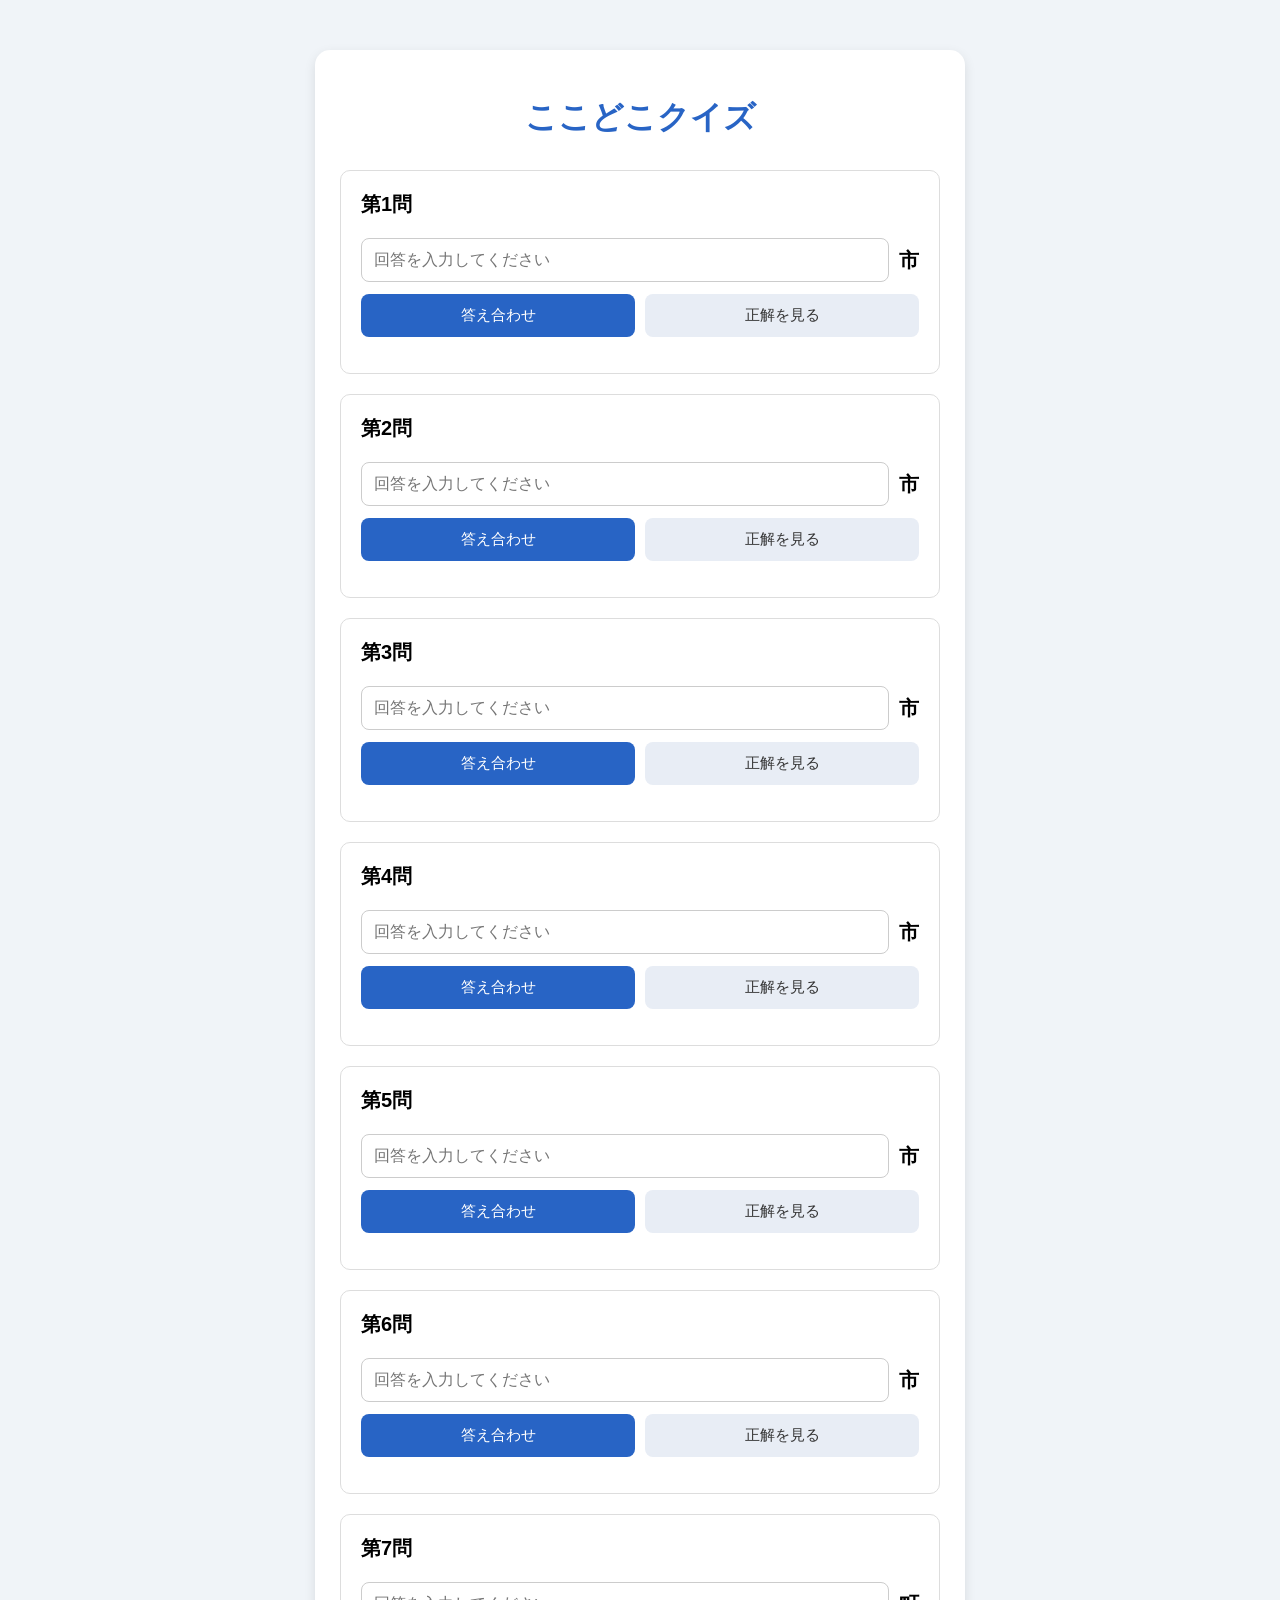
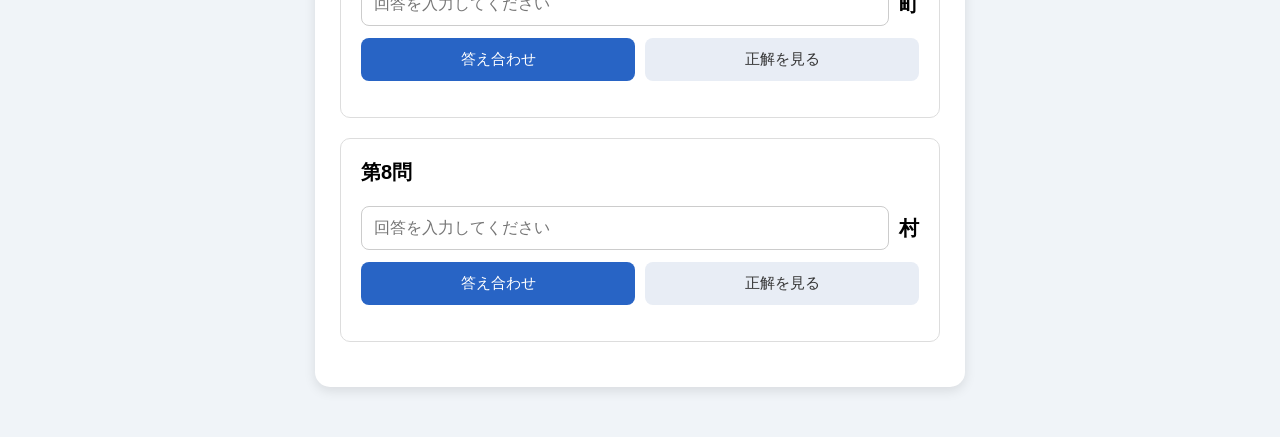
<file: kokodoko/index.html>
<!doctype html>
<html lang="ja">
  <head>
    <meta charset="UTF-8" />
    <meta name="viewport" content="width=device-width, initial-scale=1.0" />
    <title>ここどこクイズ</title>
    <link rel="stylesheet" href="../style.css" />
    <link rel="stylesheet" href="./kokodoko-quiz.css" />
    <script src="./kokodoko-quiz.js" defer></script>
  </head>
  <body>
    <main class="page-container">
      <h1>ここどこクイズ</h1>
      <!-- 問題を表示する場所 -->
      <div id="quiz-list"></div>
    </main>
  </body>
</html>
</file>
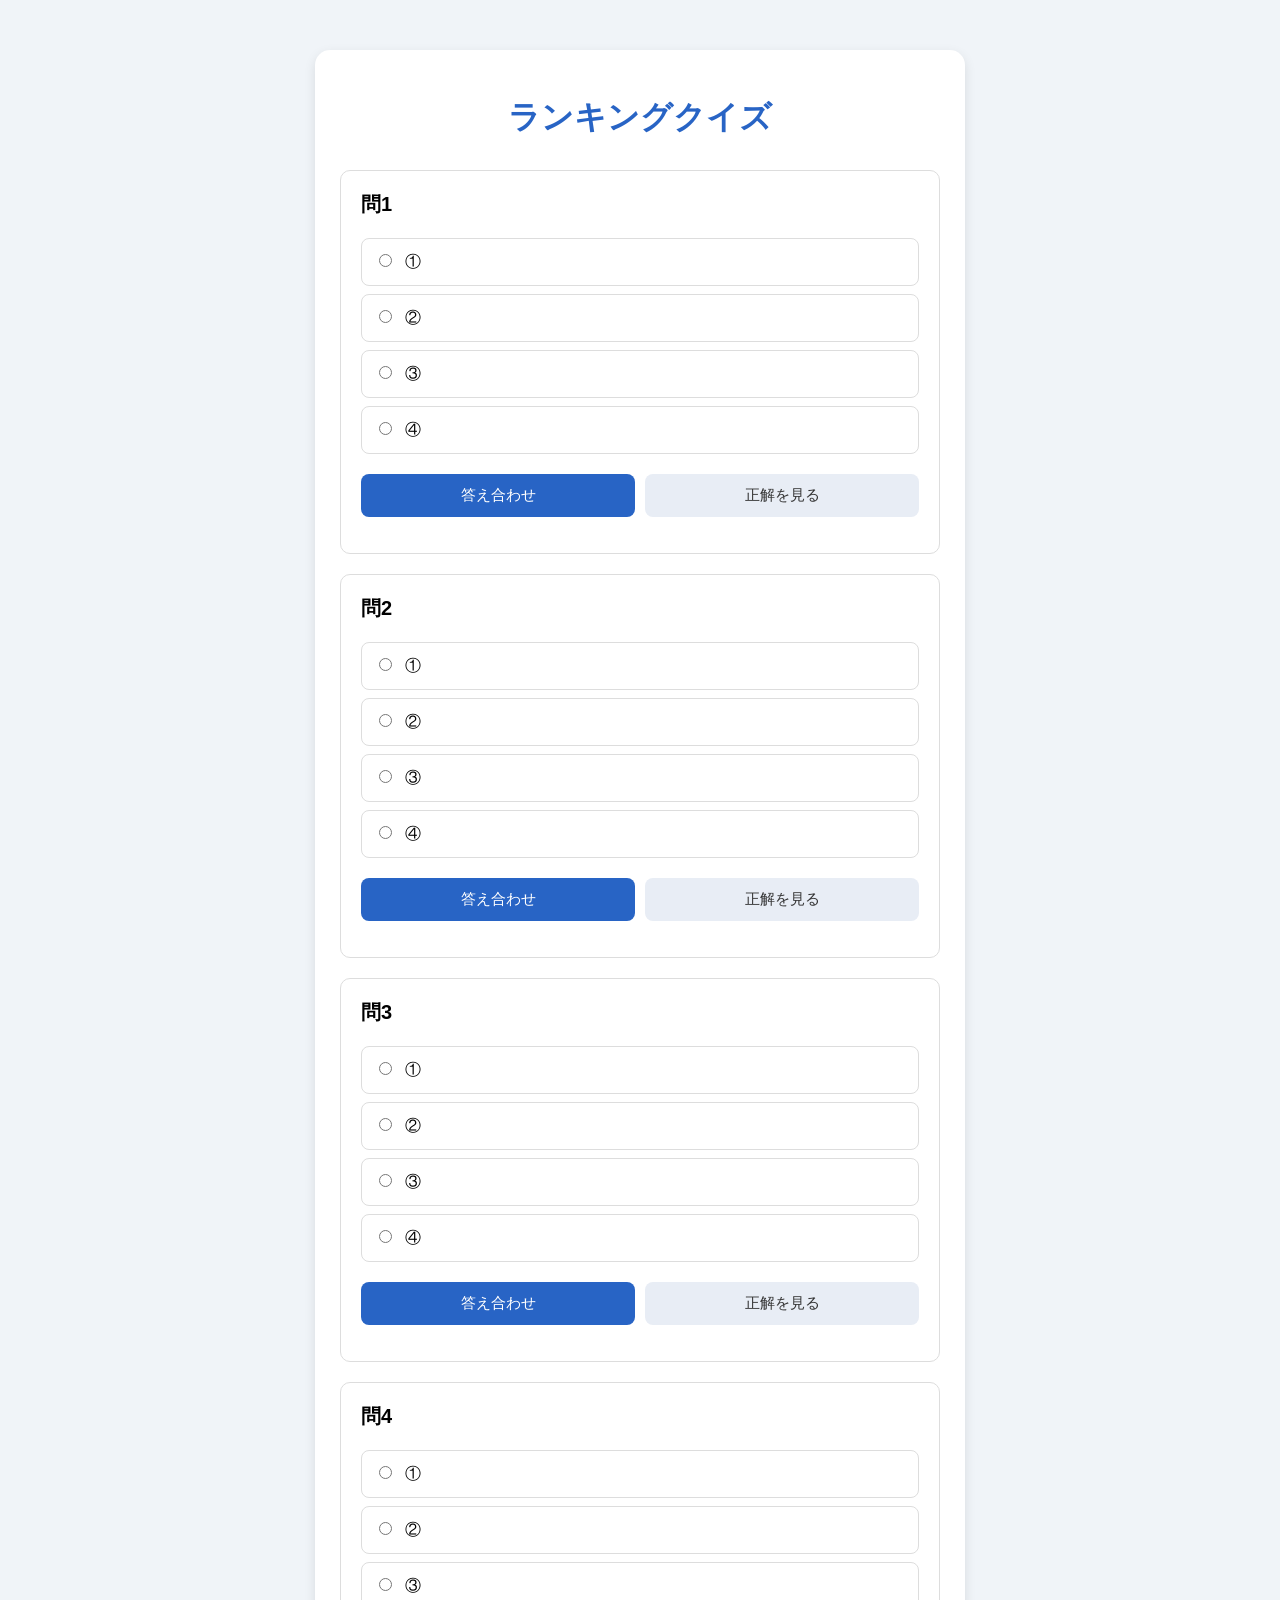
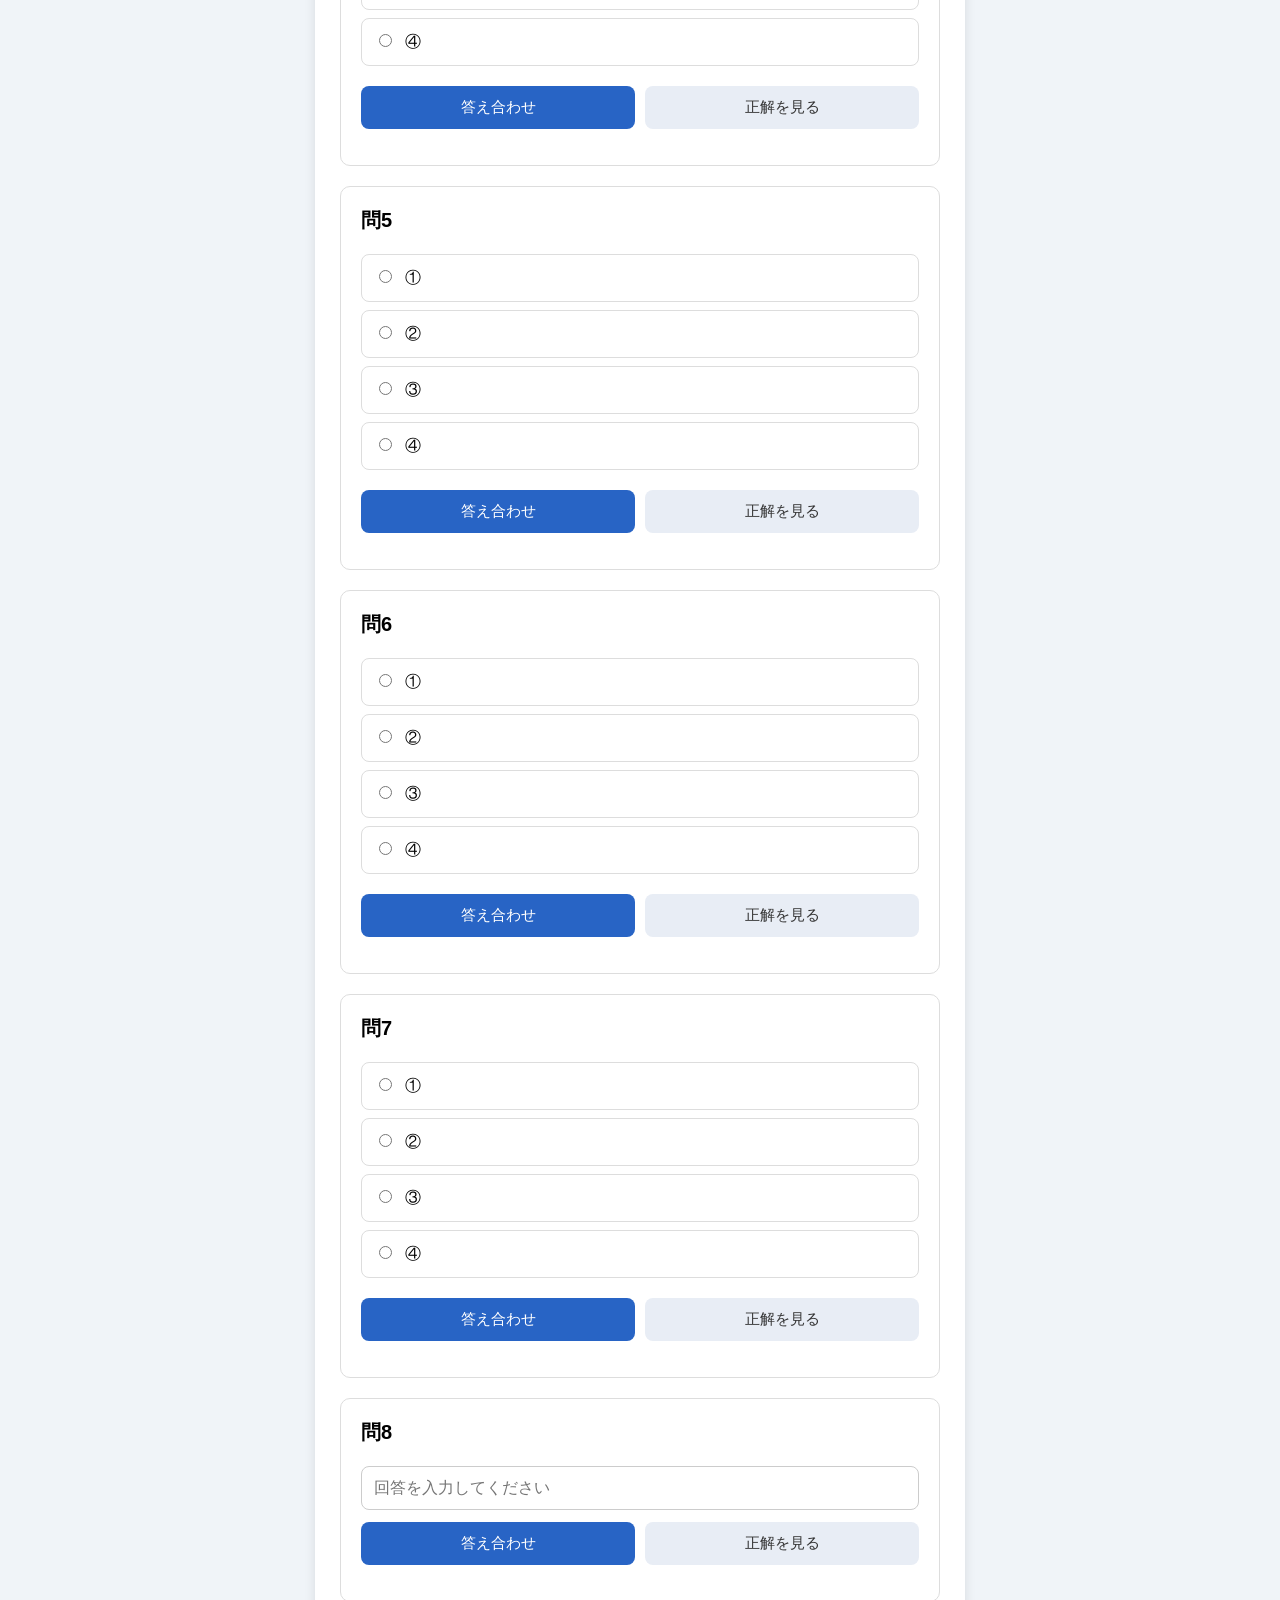
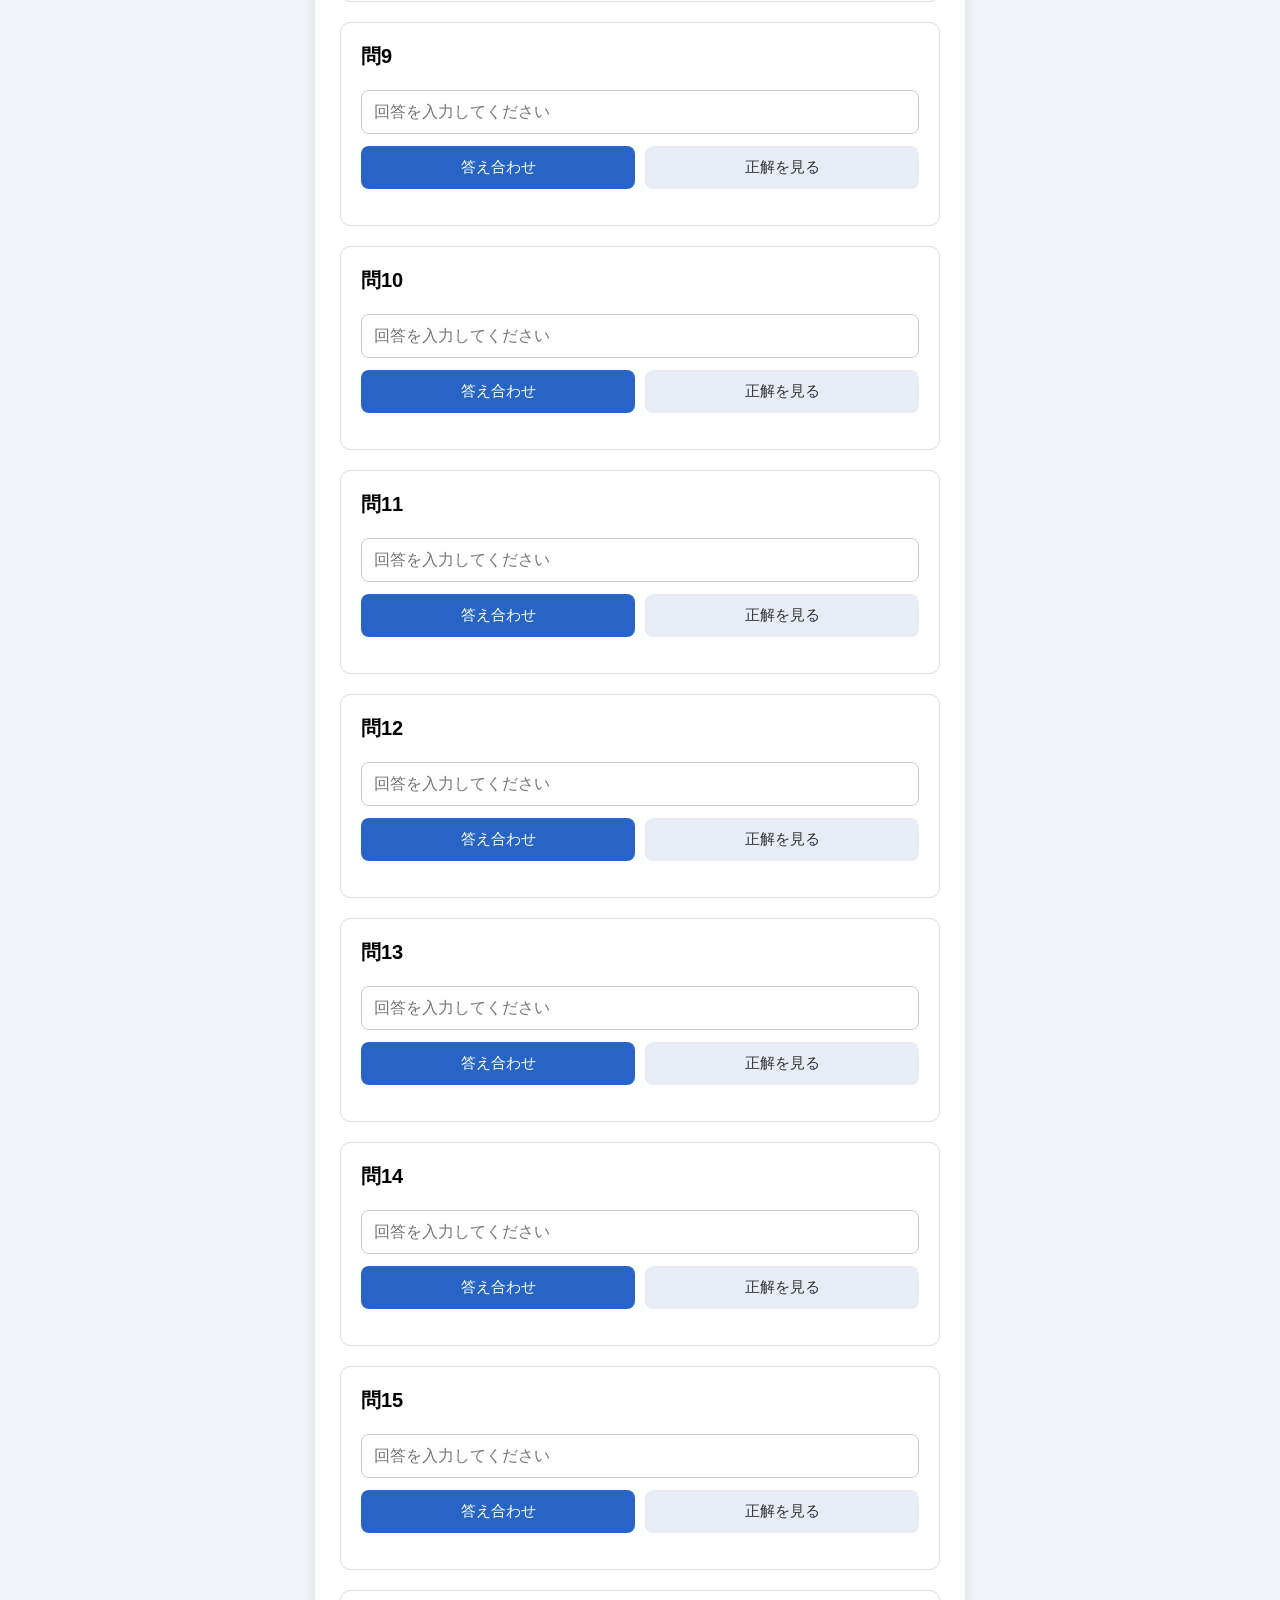
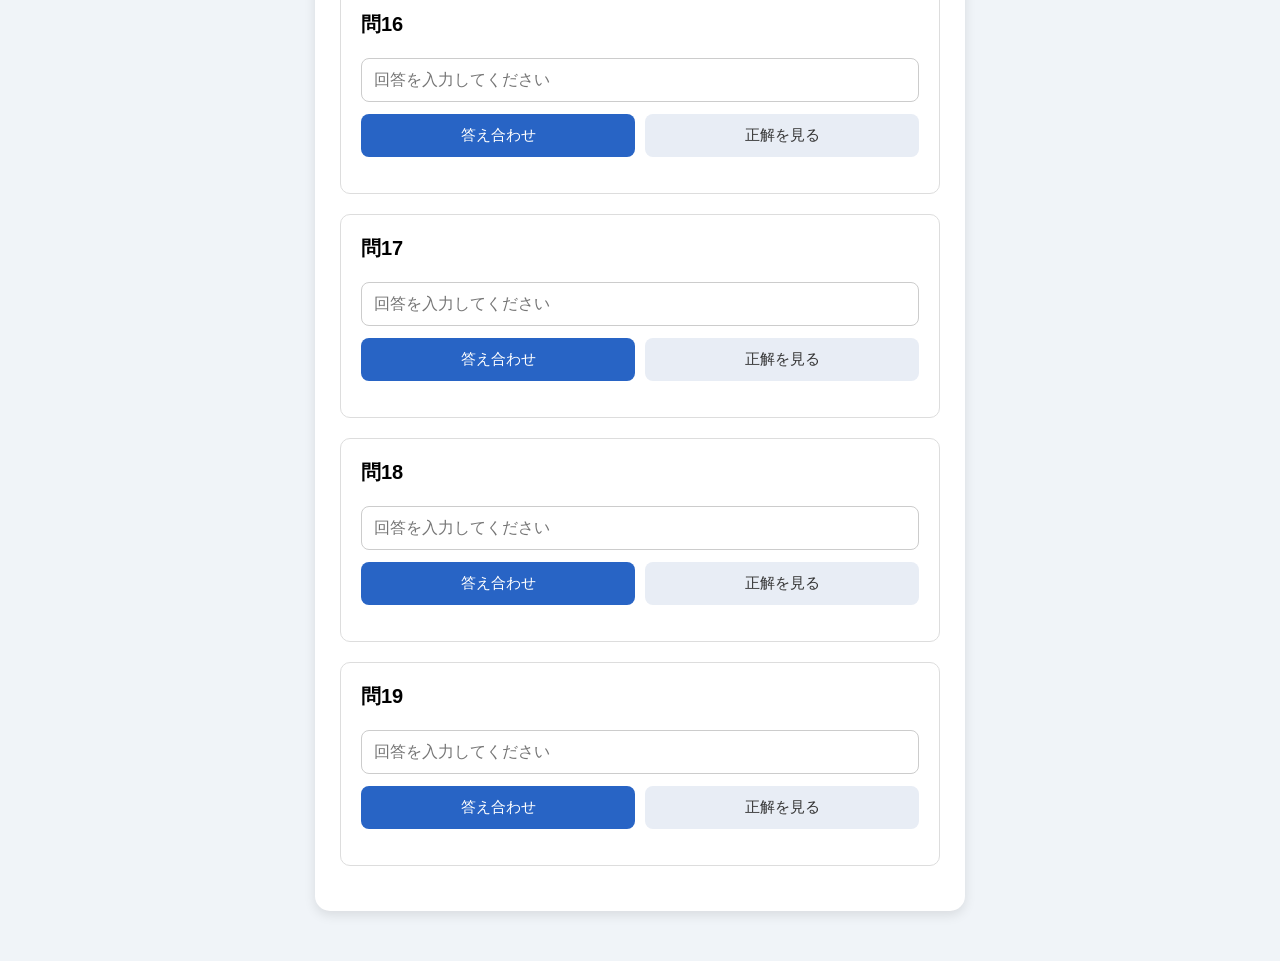
<file: ranking/index.html>
<!doctype html>
<html lang="ja">
  <head>
    <meta charset="UTF-8" />
    <meta name="viewport" content="width=device-width, initial-scale=1.0" />
    <title>ランキングクイズ</title>
    <link rel="stylesheet" href="../style.css" />
    <link rel="stylesheet" href="./ranking-quiz.css" />
    <script src="./ranking-quiz.js" defer></script>
  </head>
  <body>
    <main class="page-container">
      <h1>ランキングクイズ</h1>
      <!-- 問題を表示する場所 -->
      <div id="quiz-list"></div>
    </main>
  </body>
</html>
</file>
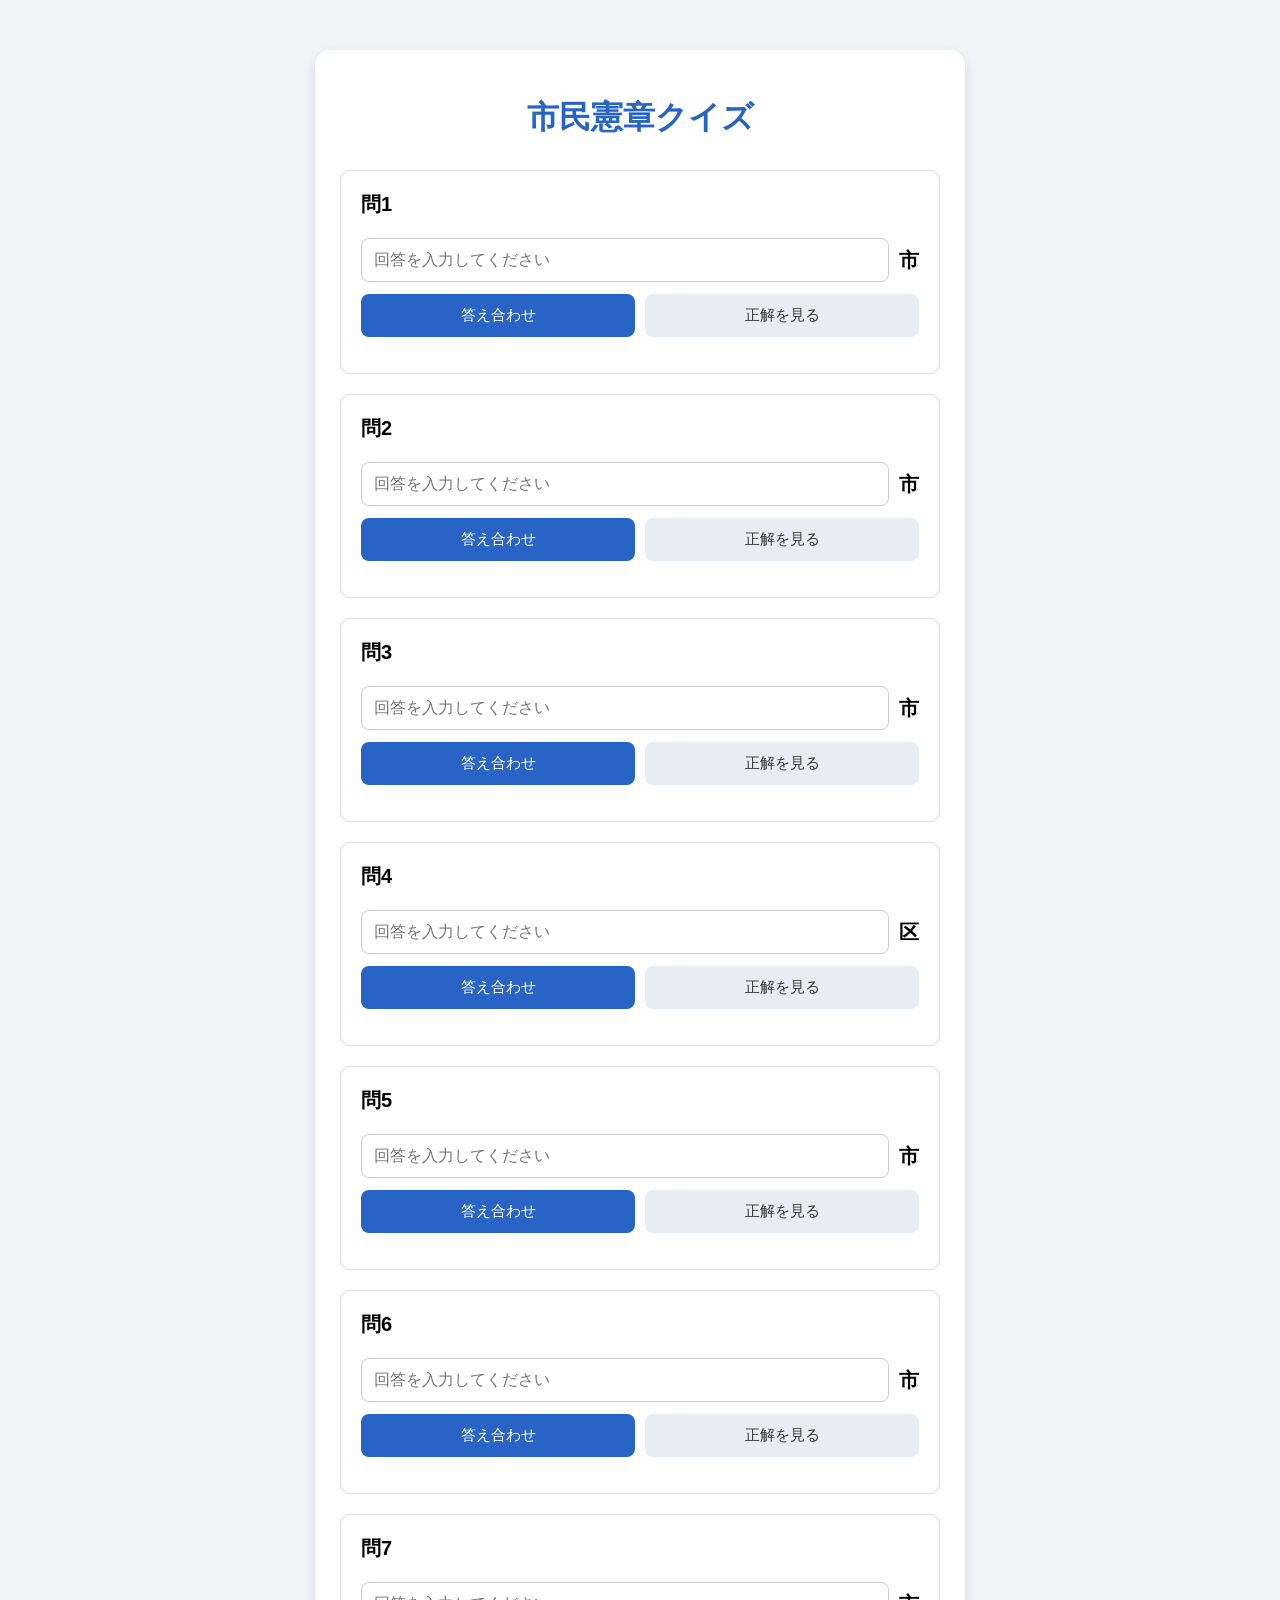
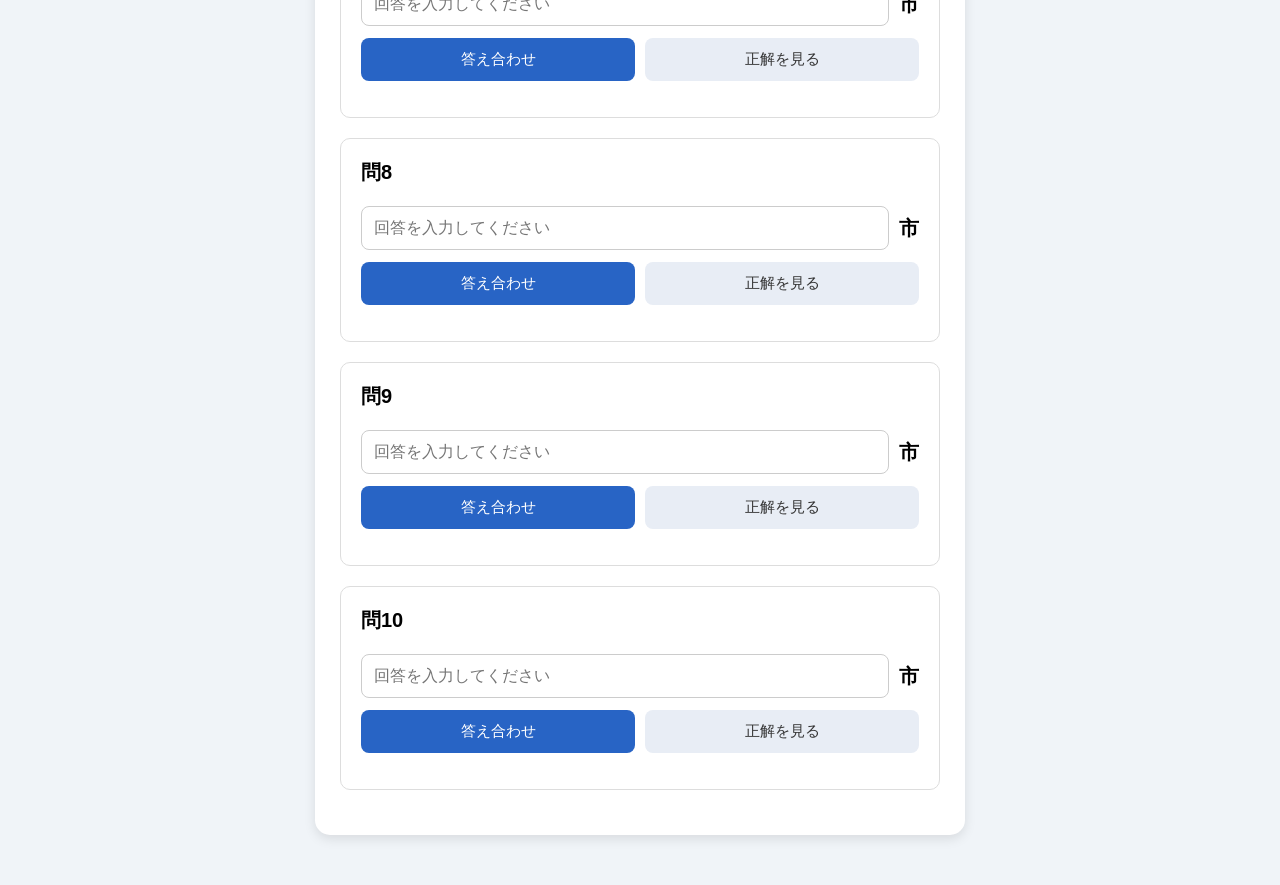
<file: shiminkensyo/index.html>
<!doctype html>
<html lang="ja">
  <head>
    <meta charset="UTF-8" />
    <meta name="viewport" content="width=device-width, initial-scale=1.0" />
    <title>市民憲章クイズ</title>
    <link rel="stylesheet" href="../style.css" />
    <script src="shiminkensho_script.js" defer></script>
  </head>
  <body>
    <main class="page-container">
      <h1>市民憲章クイズ</h1>
      <!-- 問題を表示する場所 -->
      <div id="quiz-list"></div>
    </main>
  </body>
</html>
</file>
<file: style.css>
/* ページ全体 */
body {
  font-family: sans-serif;
  background-color: #f0f4f8;
  margin: 0;
  padding: 30px 15px;
}

/* 全体のカード */
.page-container {
  background-color: white;
  max-width: 600px;
  margin: 20px auto;
  padding: 25px;
  border-radius: 15px;
  box-shadow: 0 4px 12px rgba(0, 0, 0, 0.1);
}

/* タイトル */
h1 {
  color: #2864c5;
  text-align: center;
  margin-bottom: 30px;
}

/* 1問ごとのカード */
.question-card {
  border: 1px solid #ddd;
  border-radius: 10px;
  padding: 20px;
  margin-bottom: 20px;
}

/* 問題番号 */
.question-number {
  font-size: 20px;
  font-weight: bold;
  margin-top: 0;
}

/* 回答入力欄 */
.answer-input {
  width: 100%;
  padding: 12px;
  font-size: 16px;
  border: 1px solid #ccc;
  border-radius: 8px;
  box-sizing: border-box;
}

/* ボタン */
button {
  padding: 12px;
  border: none;
  border-radius: 8px;
  font-size: 15px;
  cursor: pointer;
  flex: 1;
}

/* 答え合わせボタン */
.check-button {
  background-color: #2864c5;
  color: white;
}

/* 正解を見るボタン */
.show-button {
  background-color: #e8edf5;
  color: #333;
}

/* ボタンを並べる */
.button-area {
  display: flex;
  gap: 10px;
  margin-top: 12px;
}

/* 結果表示 */
.result {
  font-weight: bold;
  margin-bottom: 0;
}

/* スマホ対応 */
@media (max-width: 480px) {
  .page-container {
    padding: 18px;
  }

  .button-area {
    flex-direction: column;
  }
}

/* クイズ一覧 */
.quiz-links {
  list-style: none;
  padding: 0;
}

.quiz-links a {
  display: block;
  padding: 20px;
  border: 1px solid #ddd;
  border-radius: 10px;
  color: #2864c5;
  font-size: 18px;
  text-decoration: none;
}

.quiz-links a:hover,
.quiz-links a:focus-visible {
  background-color: #e8edf5;
}

/* 解答欄と市・区・町・村などの表示 */
.answer-row {
  display: flex;
  align-items: center;
  gap: 10px;
}

.answer-unit {
  font-size: 20px;
  font-weight: bold;
  white-space: nowrap;
}
</file>
<file: kokodoko/kokodoko-quiz.css>
/* ココドコクイズ固有のスタイルを追加する場所です。共通スタイルは ../style.css を参照します。 */
</file>
<file: ranking/ranking-quiz.css>
/* 選択式の回答欄。その他の共通スタイルは ../style.css を参照します。 */
.answer-choices {
  border: none;
  padding: 0;
  margin: 0;
  min-width: 0;
}

.answer-choices legend {
  margin-bottom: 10px;
}

.answer-choice {
  display: flex;
  align-items: baseline;
  gap: 10px;
  padding: 12px;
  margin-bottom: 8px;
  border: 1px solid #ddd;
  border-radius: 8px;
  cursor: pointer;
  overflow-wrap: anywhere;
}

.answer-choice input {
  flex-shrink: 0;
}

.answer-choice:has(input:checked) {
  background-color: #e8edf5;
  border-color: #2864c5;
}
</file>
